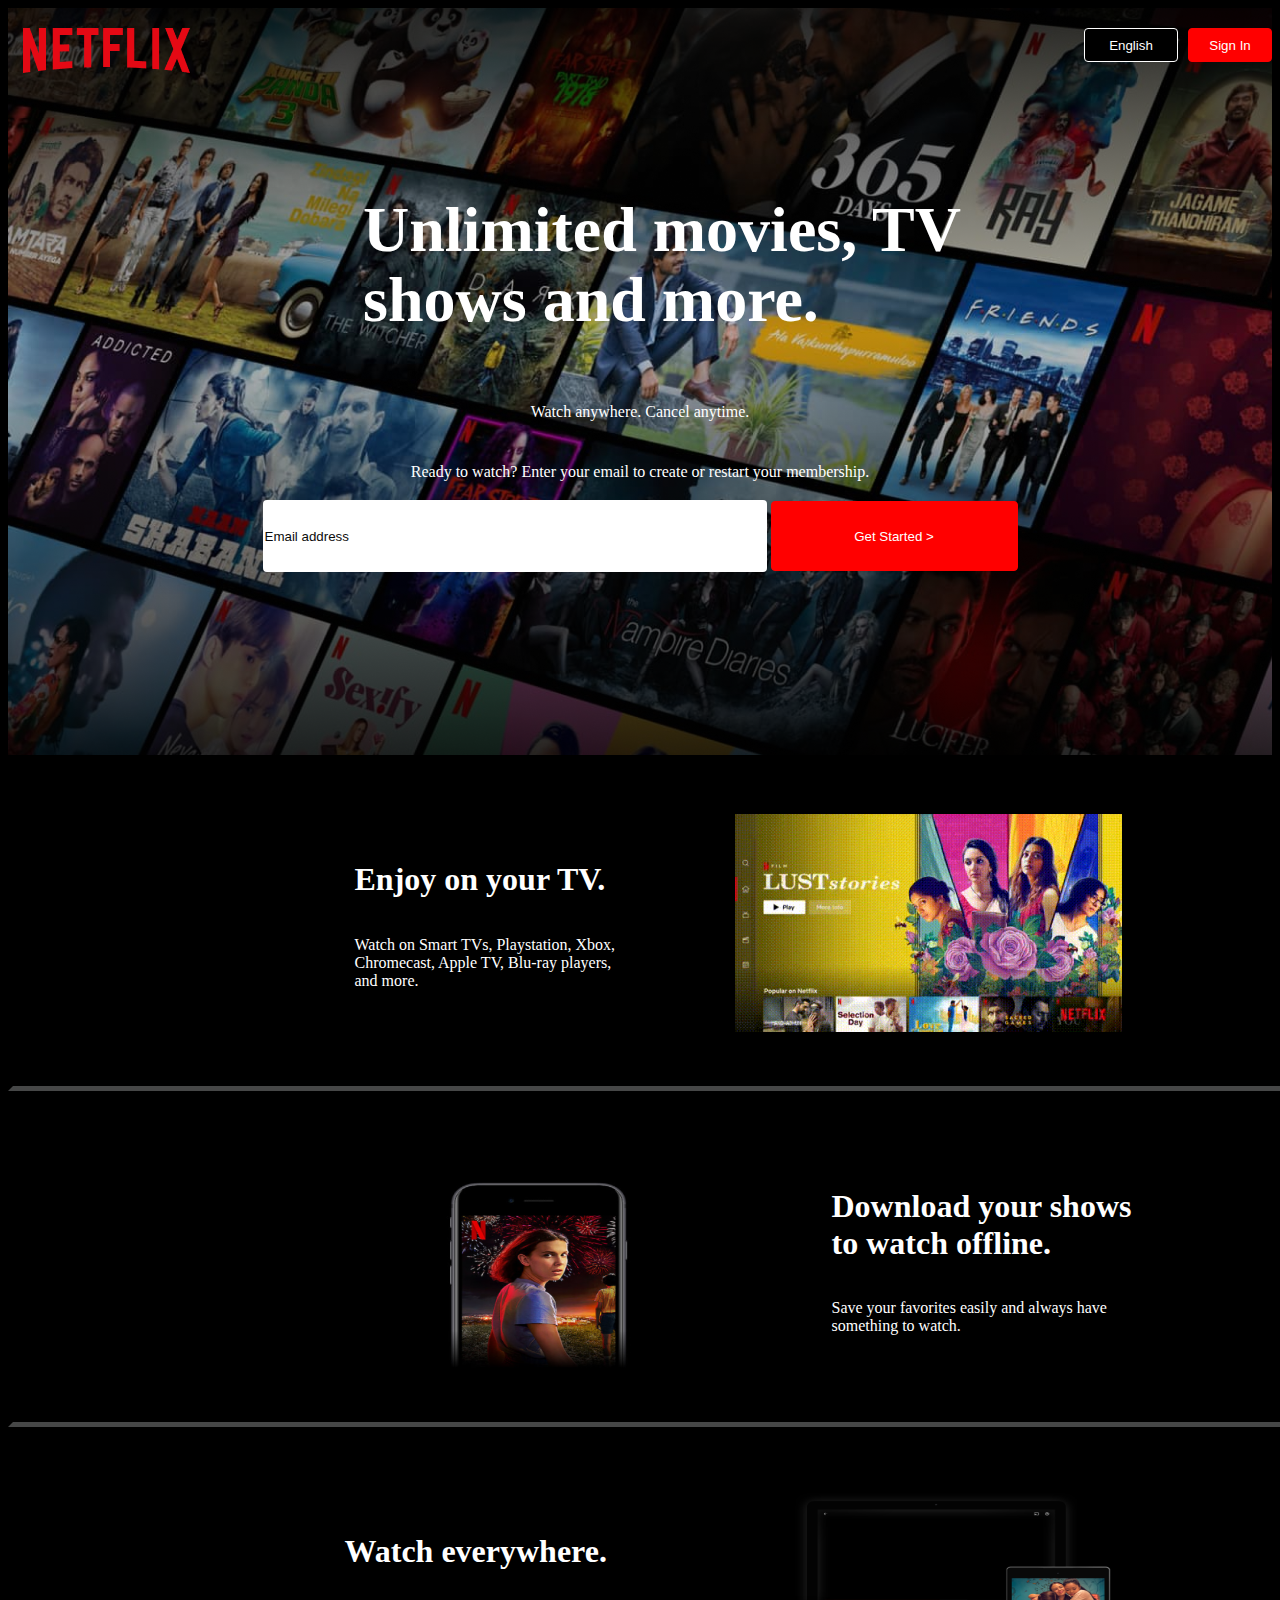
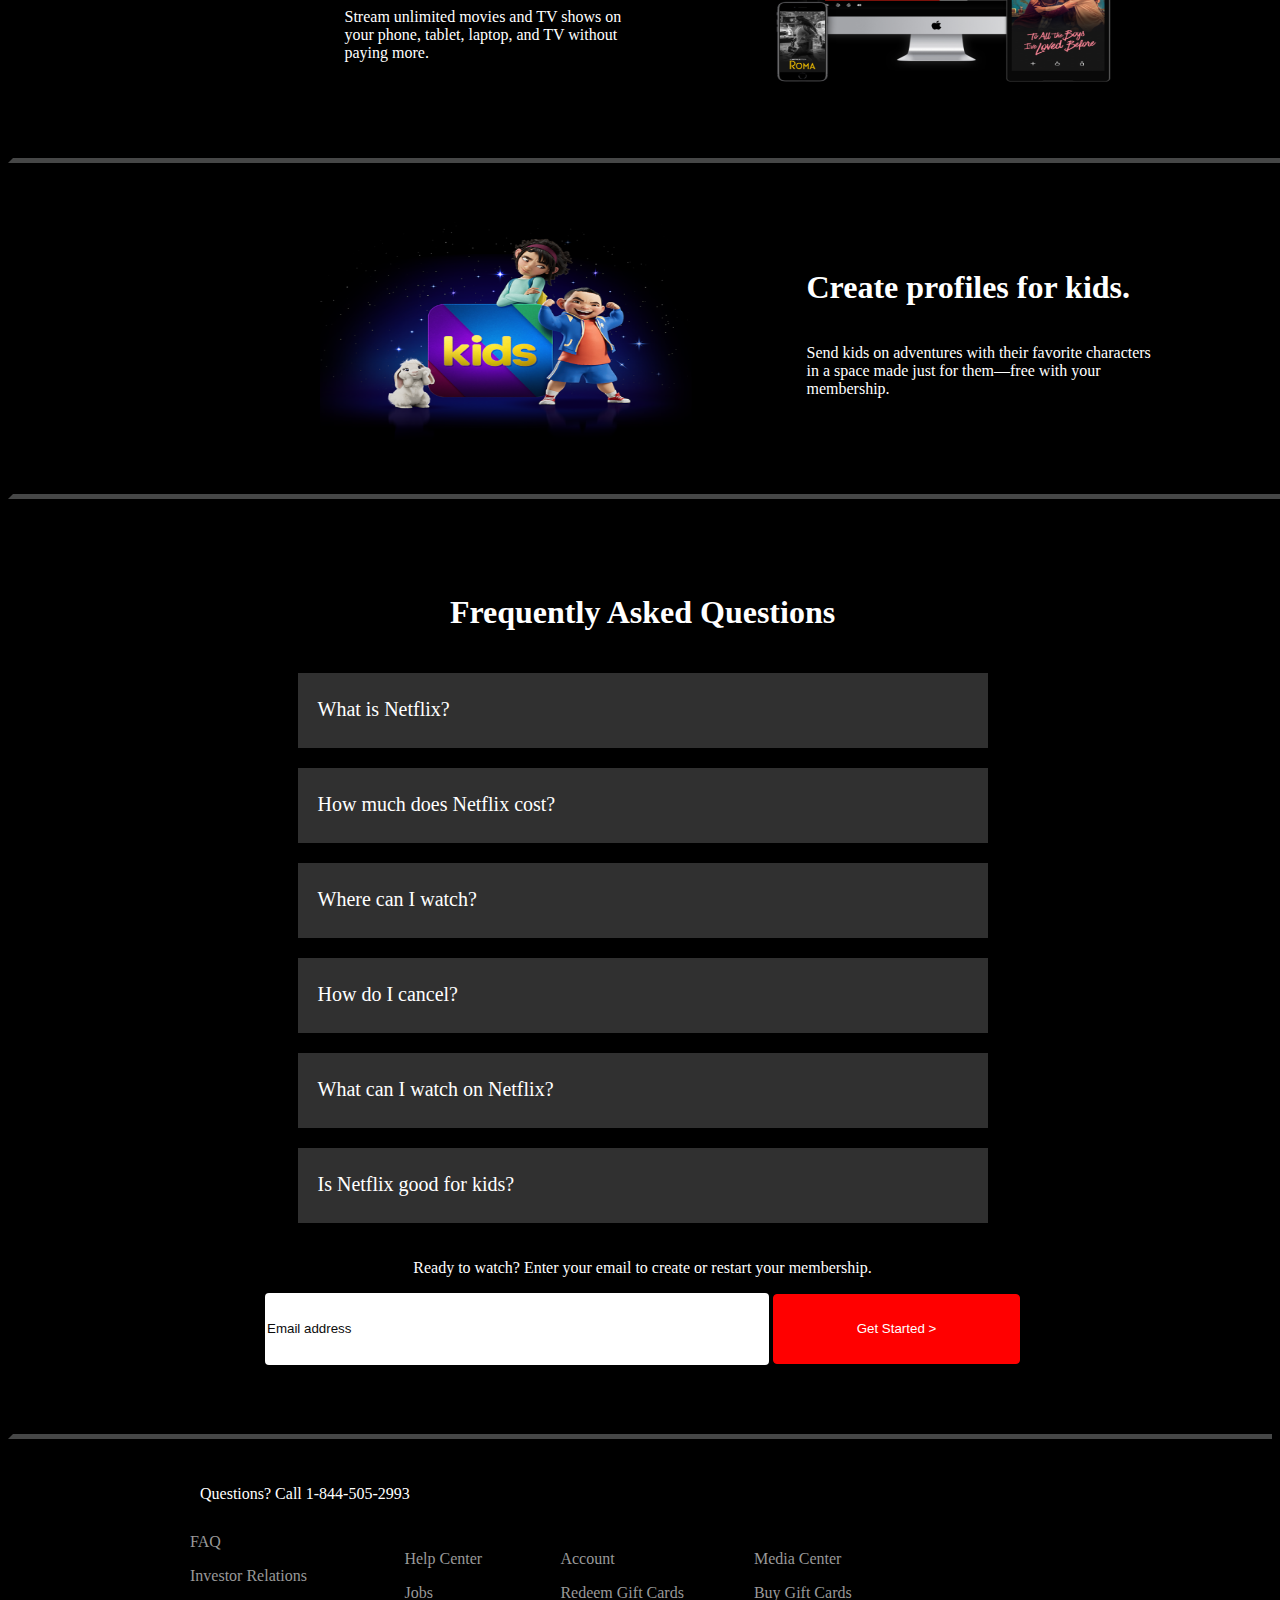
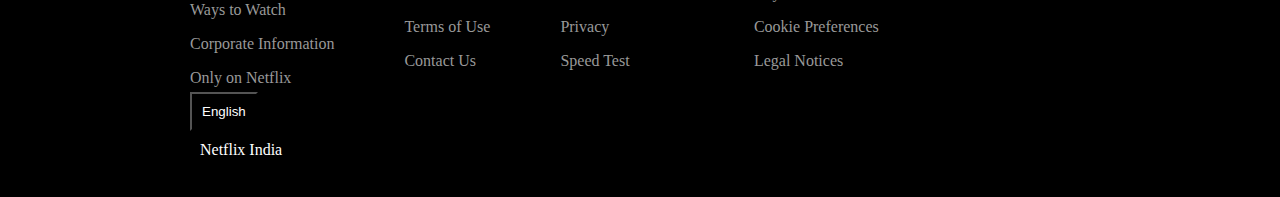
<file: index.html>
<!DOCTYPE html>
<html lang="en">
<head>
  <meta charset="UTF-8">
  <meta http-equiv="X-UA-Compatible" content="IE=edge">
  <meta name="viewport" content="width=device-width, initial-scale=1.0">
  <title>Landing Page</title>
  <link rel="stylesheet" href="landing-page.css">
  <link rel="stylesheet" href="https://cdnjs.cloudflare.com/ajax/libs/font-awesome/6.5.1/css/all.min.css" integrity="sha512-DTOQO9RWCH3ppGqcWaEA1BIZOC6xxalwEsw9c2QQeAIftl+Vegovlnee1c9QX4TctnWMn13TZye+giMm8e2LwA==" crossorigin="anonymous" referrerpolicy="no-referrer" />
</head>
<body>
  <header>
    <nav>
      <img id="logo" src="./NetflixLandingPage/Logo.png" alt="logo">

      <div class="buttons">
        <button class="button1"><i class="fa fa-globe" aria-hidden="true"></i>English<i class="fa fa-caret-down" aria-hidden="false"></i></button>
        
        <button class="button2"><a href="../LoginPage/login.html" target="">Sign In</button></a>
      </div>
    </nav>

    <div class="headerdiv">
      <h1 class="headerh1">
        Unlimited movies, TV shows and more.
      </h1>

      <p class="p1">
        Watch anywhere. Cancel anytime.
      </p>
    </div>

    <div>
      <p class="p2">
        Ready to watch? Enter your email to create or restart your membership.
      </p>

      <div>
        <input class="email" type="Email" value="Email address">
        <button class="button3">Get Started ></button>
      </div> 
    </div>
  </header>

  <div class="maindiv">
    <main class="main1">
      <div class="div1">
        <h1>Enjoy on your TV.</h1>
        <p>Watch on Smart TVs, Playstation, Xbox, Chromecast, Apple TV, Blu-ray players, and more.
        </p>
      </div>
  
      <img class="img1" src="./NetflixLandingPage/rectangle.png" alt="">
    </main>
  
    <main class="main2">
      <img class="img2" src="./NetflixLandingPage/Rectangle2.png" alt="">
  
      <div class="div2">
        <h1>Download your shows to watch offline.</h1>
        <p>Save your favorites easily and always have something to watch.
        </p>
      </div>
  
    </main>
  
    <main class="main3">
      <div class="div3">
        <h1>Watch everywhere.</h1>
        <p>Stream unlimited movies and TV shows on your phone, tablet, laptop, and TV without paying more.
        </p>
      </div>
  
      <img class="img3" src="./NetflixLandingPage/Rectangle3.png" alt="">
    </main>
  
    <main class="main4">
      <img class="img4" src="./NetflixLandingPage/Rectangle4.png" alt="">
      <div class="div4">
        <h1>Create profiles for kids.</h1>
        <p>Send kids on adventures with their favorite characters in a space made just for them—free with your membership.
        </p>
      </div>
  
    </main>
  </div>

  
  <main class="infodiv">
    <h1>Frequently Asked Questions</h1>
    
    <div class="infodiv1">
      <p class="p">What is Netflix?<i class="fa fa-plus" aria-hidden="true"></i></p>
      <p class="p">How much does Netflix cost?<i class="fa fa-plus" aria-hidden="true"></i></p>
      <p class="p">Where can I watch?<i class="fa fa-plus" aria-hidden="true"></i></p>
      <p class="p">How do I cancel?<i class="fa fa-plus" aria-hidden="true"></i></p>
      <p class="p">What can I watch on Netflix?<i class="fa fa-plus" aria-hidden="true"></i></p>
      <p class="p">Is Netflix good for kids?<i class="fa fa-plus" aria-hidden="true"></i></p>
    </div>

      <div class="ebdiv">
        <p>
        Ready to watch? Enter your email to create or restart your membership.
        </p>

        <div>
          <input class="email" type="Email" value="Email address"> 
          <button class="button3">Get Started ></button>
        </div>
      </div> 
  </main>

  <footer>
    <div class="divfooter">
      <p class="footerdiv">Questions? Call 1-844-505-2993 </p>
     <div class="details">
      <div>
        <p>FAQ</p>
        <p>Investor Relations</p>
        <p>Ways to Watch</p>
        <p>Corporate Information</p>
        <p>Only on Netflix</p>
      </div>
  
      <div>
        <p>Help Center</p>
        <p>Jobs</p>
        <p>Terms of Use</p>
        <p>Contact Us</p>
      </div>
  
      <div>
        <p>Account</p>
        <p>Redeem Gift Cards</p>
        <p>Privacy</p>
        <p>Speed Test</p>
      </div>
  
      <div>
        <p>Media Center</p>
        <p>Buy Gift Cards</p>
        <p>Cookie Preferences</p>
        <p>Legal Notices</p>
      </div>
    </div>
    <button class="footerdiv"><i class="fa fa-globe" aria-hidden="true"></i>English<i class="fa fa-caret-down" aria-hidden="false"></i></button>

    <div class="footerdiv">Netflix India</div>

    </div>
  </footer>

</body>
</html>
</file>
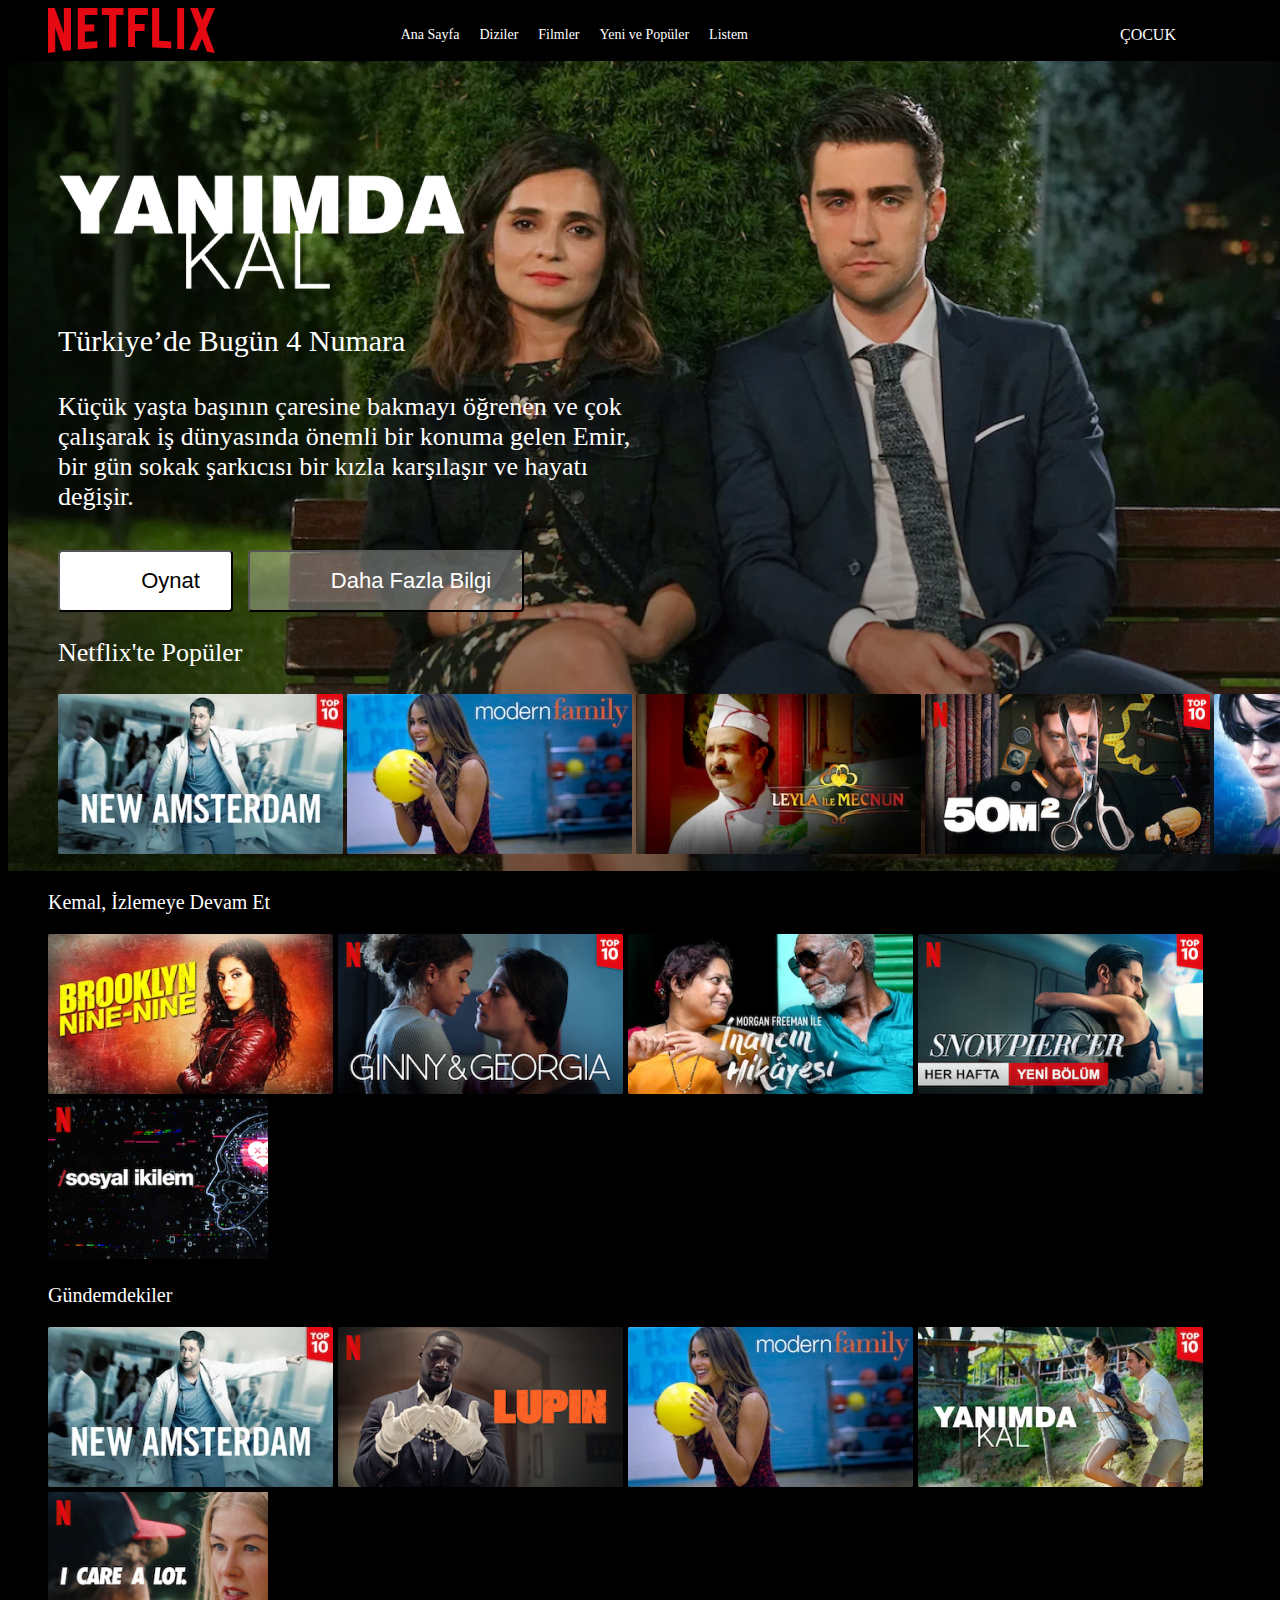
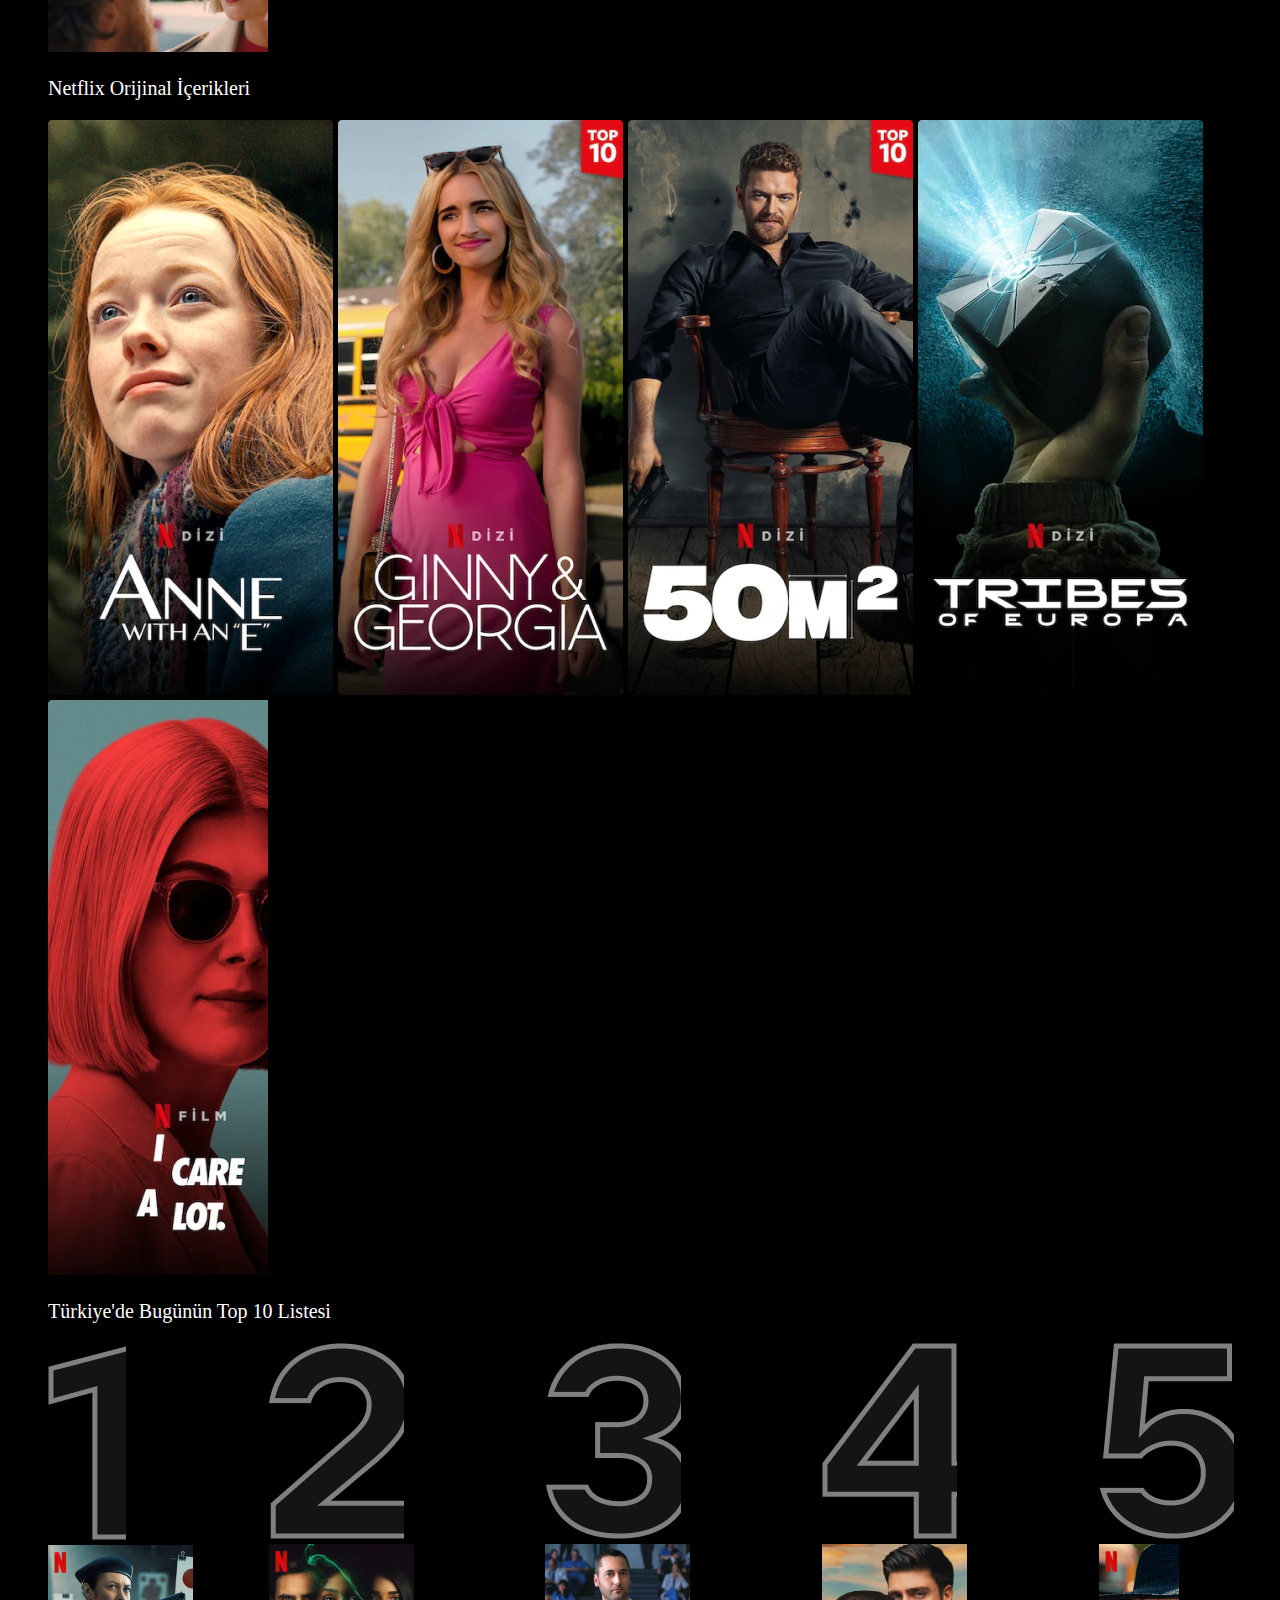
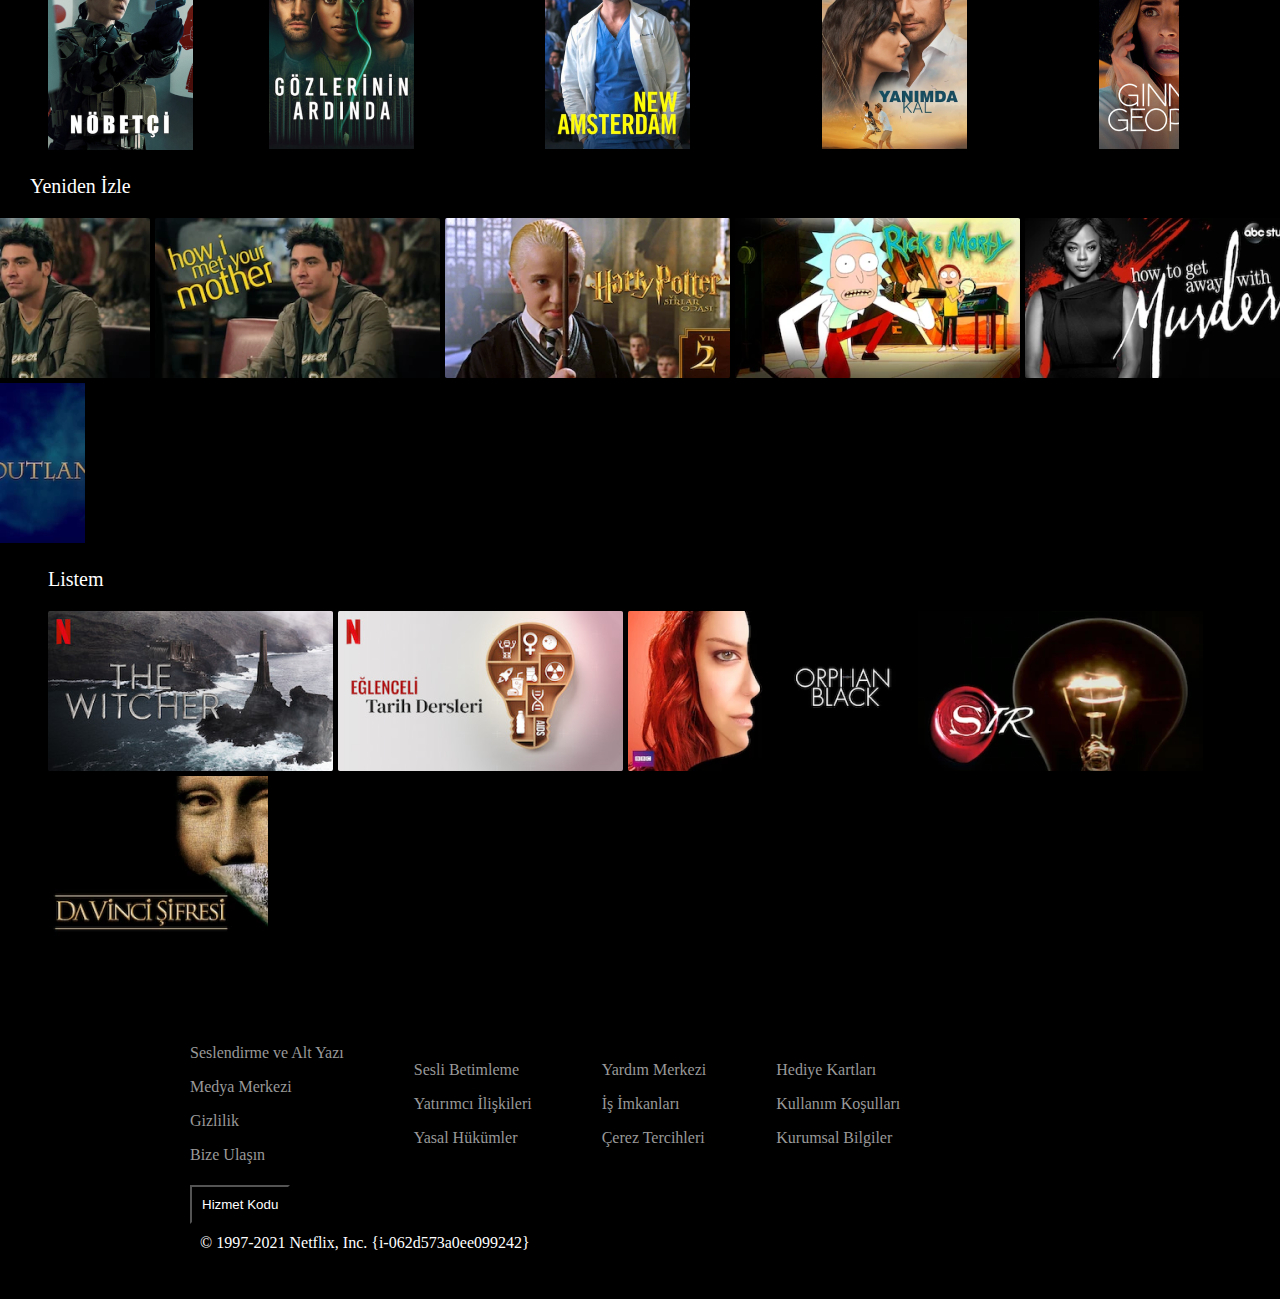
<file: Home/home.html>
<!DOCTYPE html>
<html lang="en">
<head>
  <meta charset="UTF-8">
  <meta http-equiv="X-UA-Compatible" content="IE=edge">
  <meta name="viewport" content="width=device-width, initial-scale=1.0">
  <title>Home</title>
  <link rel="stylesheet" href="home.css">
  <link rel="stylesheet" href="https://cdnjs.cloudflare.com/ajax/libs/font-awesome/6.5.1/css/all.min.css" integrity="sha512-DTOQO9RWCH3ppGqcWaEA1BIZOC6xxalwEsw9c2QQeAIftl+Vegovlnee1c9QX4TctnWMn13TZye+giMm8e2LwA==" crossorigin="anonymous" referrerpolicy="no-referrer" />
</head>
<body>

  <nav>
    <div class="navdiv">
    <a href="../index.html"><img id="logo" src="./Logo.png" alt="logo"></a> 

    <ul>
      <li>Ana Sayfa</li>
      <li>Diziler</li>
      <li>Filmler</li>
      <li>Yeni ve Popüler</li>
      <li>Listem</li>
    </ul>
    </div>
    

    <div class="menuicon"><i class="fa fa-search" aria-hidden="true"></i>ÇOCUK<i class="fa fa-gift" aria-hidden="true"></i><i class="fa fa-bullhorn" aria-hidden="true"></i><i class="fa fa-user" aria-hidden="true"></i></div>
  </nav>

  <header>
    <section class="headerdiv">
      <img class="yanimda" src="./YANIMDA.png" alt="">

      <h3 class="rank">Türkiye’de Bugün 4 Numara</h3>

      <p class="paragraph1">Küçük yaşta başının çaresine bakmayı öğrenen ve çok çalışarak iş dünyasında önemli bir konuma gelen Emir, bir gün sokak şarkıcısı bir kızla karşılaşır ve hayatı değişir.
      </p>

      <div class="headerbuttons">
        <button class="button1"><i class="fa fa-play" aria-hidden="true"></i>Oynat</button>
        <button class="button2"><i class="fa fa-info-circle" aria-hidden="true"></i>Daha Fazla Bilgi</button>
      </div>

      <div>
        <p class="title1">Netflix'te Popüler</p>

        <div>
          <img src="./image1.png" alt="">
          <img src="./image2.png" alt="">
          <img src="./image3.png" alt="">
          <img src="./image4.png" alt="">
          <img src="./image5.png" alt="">
        </div>
      </div>
    </section>

  </header>

  <section class="container">
    <div>
      <p>Kemal, İzlemeye Devam Et</p>
  
      <div>
        <img src="./image6.png" alt="">
        <img src="./image7.png" alt="">
        <img src="./image8.png" alt="">
        <img src="./image9.png" alt="">
        <img src="./image10.png" alt="">
      </div>
    </div>
  
    <div>
      <p>Gündemdekiler</p>
  
      <div>
        <img src="./image11.png" alt="">
        <img src="./image12.png" alt="">
        <img src="./image13.png" alt="">
        <img src="./image14.png" alt="">
        <img src="./image15.png" alt="">
      </div>
    </div>
  
    <div>
      <p>Netflix Orijinal İçerikleri</p>
  
      <div>
        <img src="./image16.png" alt="">
        <img src="./image17.png" alt="">
        <img src="./image18.png" alt="">
        <img src="./image19.png" alt="">
        <img src="./image20.png" alt="">
      </div>
    </div>
  
    <div class="div10">
      <p>Türkiye'de Bugünün Top 10 Listesi</p>
  
      <section class="section">
        <div>
          <img src="./1.png" alt="">
          <img src="./image21.png" alt="">
        </div>
        <div>
          <img src="./2.png" alt="">
          <img src="./image22.png" alt="">
        </div>
        <div>
          <img src="./3.png" alt="">
          <img src="./image23.png" alt="">
        </div>
        <div>
          <img src="./4.png" alt="">
          <img src="./image24.png" alt="">
        </div>
        <div>
          <img src="./5.png" alt="">
          <img src="./image25.png" alt="">
        </div>
      </section>

    </div>
  
    <div class="div9">
      <p class="div9p">Yeniden İzle</p>
  
      <div>
        <img src="./image26.png" alt="">
        <img src="./image27.png" alt="">
        <img src="./image28.png" alt="">
        <img src="./image29.png" alt="">
        <img src="./image30.png" alt="">
        <img src="./image31.png" alt="">
      </div>
    </div>
  
    <div>
      <p>Listem</p>
  
      <div>
        <img src="./image32.png" alt="">
        <img src="./image33.png" alt="">
        <img src="./image34.png" alt="">
        <img src="./image35.png" alt="">
        <img src="./image36.png" alt="">
      </div>
    </div>
  </section>

  <footer>
    <div class="divfooter">
      <p class="footerdiv"></p>
     <div class="details">
      <div>
        <p>Seslendirme ve Alt Yazı</p>
        <p>Medya Merkezi</p>
        <p>Gizlilik</p>
        <p>Bize Ulaşın</p>
      </div>
  
      <div>
        <p>Sesli Betimleme</p>
        <p>Yatırımcı İlişkileri</p>
        <p>Yasal Hükümler</p>
      </div>
  
      <div>
        <p>Yardım Merkezi</p>
        <p>İş İmkanları</p>
        <p>Çerez Tercihleri</p>
      </div>
  
      <div>
        <p>Hediye Kartları</p>
        <p>Kullanım Koşulları</p>
        <p>Kurumsal Bilgiler</p>
      </div>
    </div>
    <button class="footerdiv">Hizmet Kodu</button>

    <div class="footerdiv">
      © 1997-2021 Netflix, Inc.  {i-062d573a0ee099242}
    </div>

    </div>
  </footer>
  
</body>
</html>
</file>
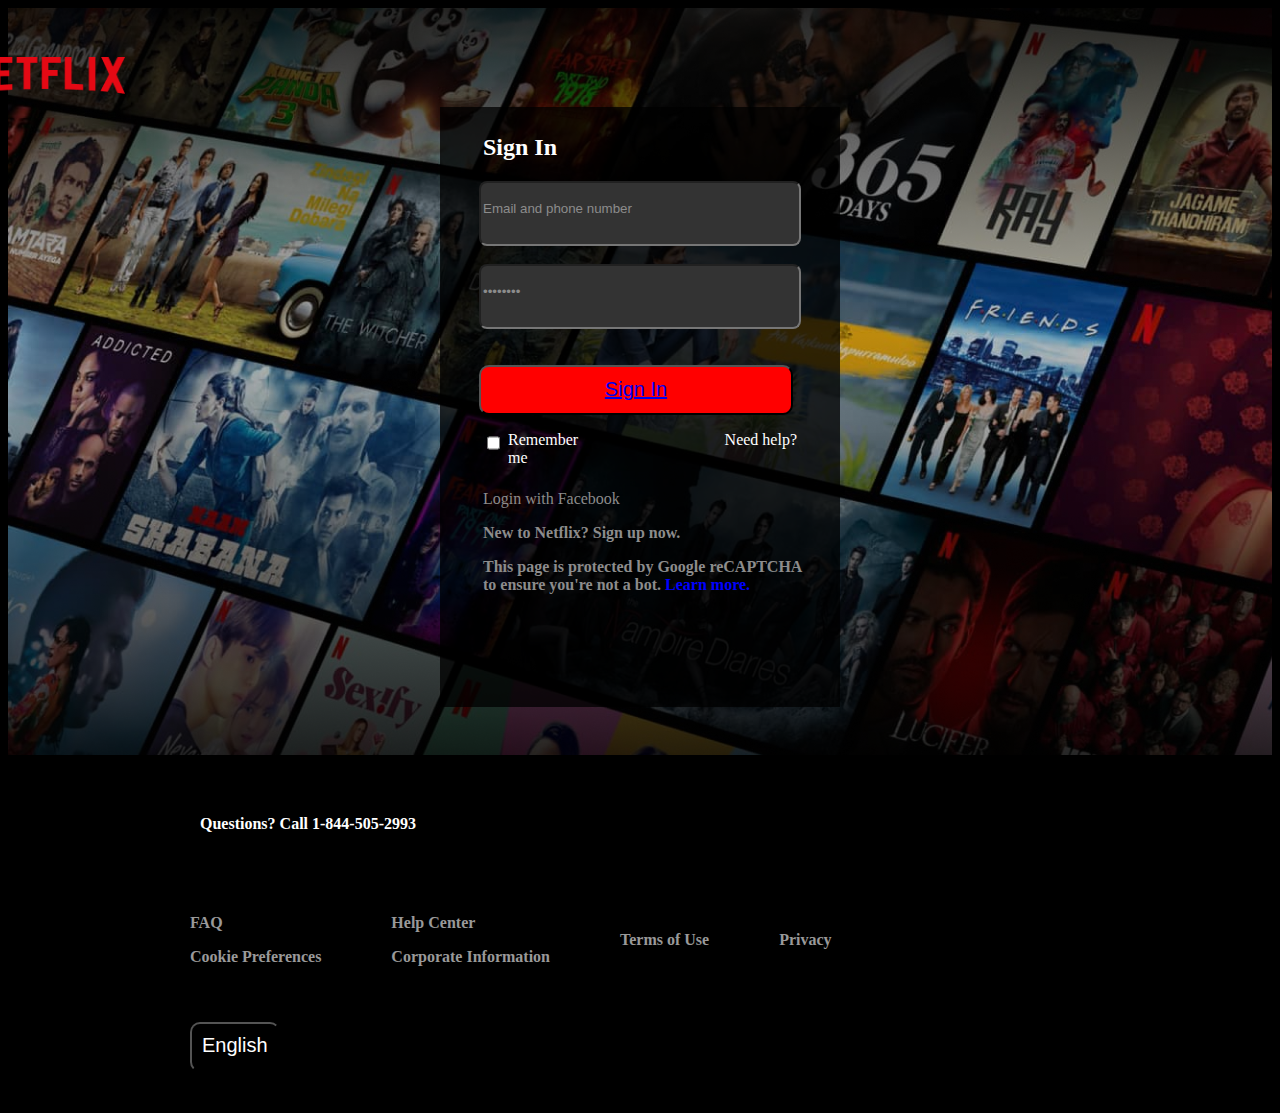
<file: Login Page/login.html>
<!DOCTYPE html>
<html lang="en">
<head>
  <meta charset="UTF-8">
  <meta http-equiv="X-UA-Compatible" content="IE=edge">
  <meta name="viewport" content="width=device-width, initial-scale=1.0">
  <title>Login Page</title>
  <link rel="stylesheet" href="login.css">
  <link rel="stylesheet" href="https://cdnjs.cloudflare.com/ajax/libs/font-awesome/6.5.1/css/all.min.css" integrity="sha512-DTOQO9RWCH3ppGqcWaEA1BIZOC6xxalwEsw9c2QQeAIftl+Vegovlnee1c9QX4TctnWMn13TZye+giMm8e2LwA==" crossorigin="anonymous" referrerpolicy="no-referrer" />
</head>
<body>
    
  <header>
    <nav>
      <img class="logo" src="./Logo.png" alt="logo">
    </nav>
    
    <div class="container">

      <div class="form">
        <h2><b>Sign In</b></h2>

        <div class="forms">
          <input class="email" type="Email or phone number" value="Email and phone number">
          <br>
          <br>
          <input class="password" type="password" value="password">
          <br>
          <br>
          <br>
          <button class="signin"><a href="../Netflix User side /userside.html" target=""> Sign In</a></button>
        </div>
        
        <section class="formsub">
          <div class="remember">
            <input id="checkbox" type="checkbox">
            <p class="remember1">Remember me</p>
          </div>
          
          <p>Need help?</p>
        </section>
      </div>

      <div class="info">

        <p class="Facebook">Login with Facebook</p>

        <b>New to Netflix? <b>Sign up now.</b></p>

        <p class="infop">This page is protected by Google reCAPTCHA to ensure you're not a bot. <b class="lm">Learn more.</b>
        </p>

      </div>
    </div>
    
  </header>

  <footer>
    <div class="divfooter">
      <p class="footerdiv">Questions? Call 1-844-505-2993 </p>
     <div class="details">
      <div>
        <p>FAQ</p>
        <p>Cookie Preferences</p>
      </div>
  
      <div>
        <p>Help Center</p>
        <p>Corporate Information</p>
      </div>
  
      <div>
        <p>Terms of Use</p>
      </div>
  
      <div>
        <p>Privacy</p>
      </div>
    </div>
    <button class="footerdiv"><i class="fa fa-globe" aria-hidden="true"></i>English<i class="fa fa-caret-down" aria-hidden="false"></i></button>
</body>
</html>
</file>
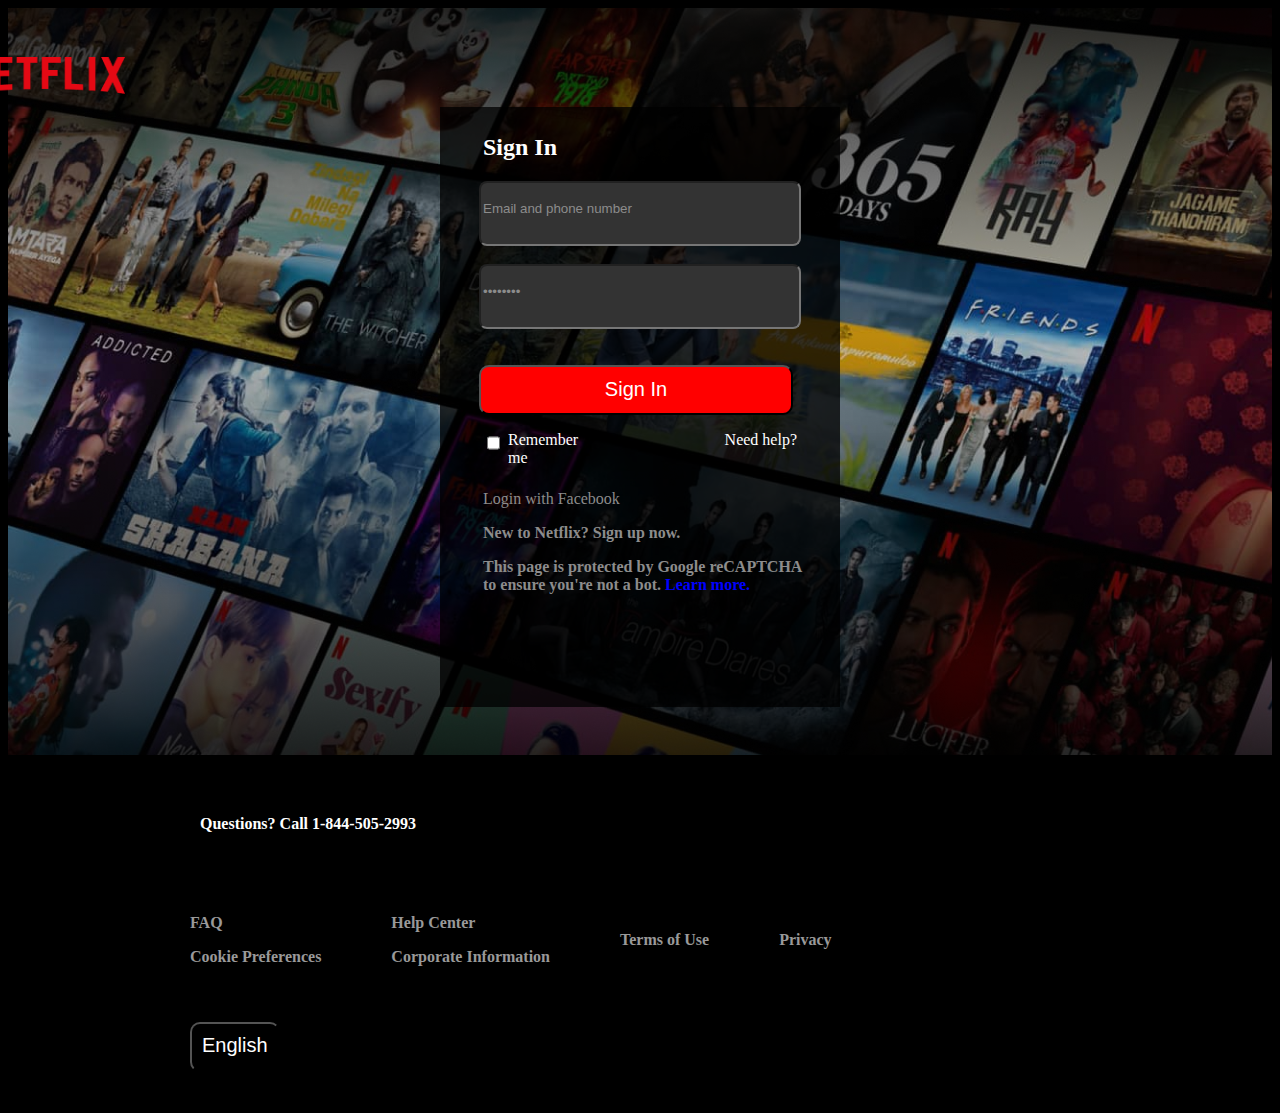
<file: LoginPage/login.html>
<!DOCTYPE html>
<html lang="en">
<head>
  <meta charset="UTF-8">
  <meta http-equiv="X-UA-Compatible" content="IE=edge">
  <meta name="viewport" content="width=device-width, initial-scale=1.0">
  <title>Login Page</title>
  <link rel="stylesheet" href="login.css">
  <link rel="stylesheet" href="https://cdnjs.cloudflare.com/ajax/libs/font-awesome/6.5.1/css/all.min.css" integrity="sha512-DTOQO9RWCH3ppGqcWaEA1BIZOC6xxalwEsw9c2QQeAIftl+Vegovlnee1c9QX4TctnWMn13TZye+giMm8e2LwA==" crossorigin="anonymous" referrerpolicy="no-referrer" />
</head>
<body>
    
  <header>
    <nav>
    <a href="../index.html"><img class="logo" src="./Logo.png" alt="logo"></a>  
    </nav>
    
    <div class="container">

      <div class="form">
        <h2><b>Sign In</b></h2>

        <div class="forms">
          <input class="email" type="Email or phone number" value="Email and phone number">
          <br>
          <br>
          <input class="password" type="password" value="password">
          <br>
          <br>
          <br>
          <button class="signin"><a href="../NetflixUserside /userside.html" target="">Sign In</a></button>
        </div>
        
        <section class="formsub">
          <div class="remember">
            <input id="checkbox" type="checkbox">
            <p class="remember1">Remember me</p>
          </div>
          
          <p>Need help?</p>
        </section>
      </div>

      <div class="info">

        <p class="Facebook">Login with Facebook</p>

        <b>New to Netflix? <b>Sign up now.</b></p>

        <p class="infop">This page is protected by Google reCAPTCHA to ensure you're not a bot. <b class="lm">Learn more.</b>
        </p>

      </div>
    </div>
    
  </header>

  <footer>
    <div class="divfooter">
      <p class="footerdiv">Questions? Call 1-844-505-2993 </p>
     <div class="details">
      <div>
        <p>FAQ</p>
        <p>Cookie Preferences</p>
      </div>
  
      <div>
        <p>Help Center</p>
        <p>Corporate Information</p>
      </div>
  
      <div>
        <p>Terms of Use</p>
      </div>
  
      <div>
        <p>Privacy</p>
      </div>
    </div>
    <button class="footerdiv"><i class="fa fa-globe" aria-hidden="true"></i>English<i class="fa fa-caret-down" aria-hidden="false"></i></button>
</body>
</html>
</file>
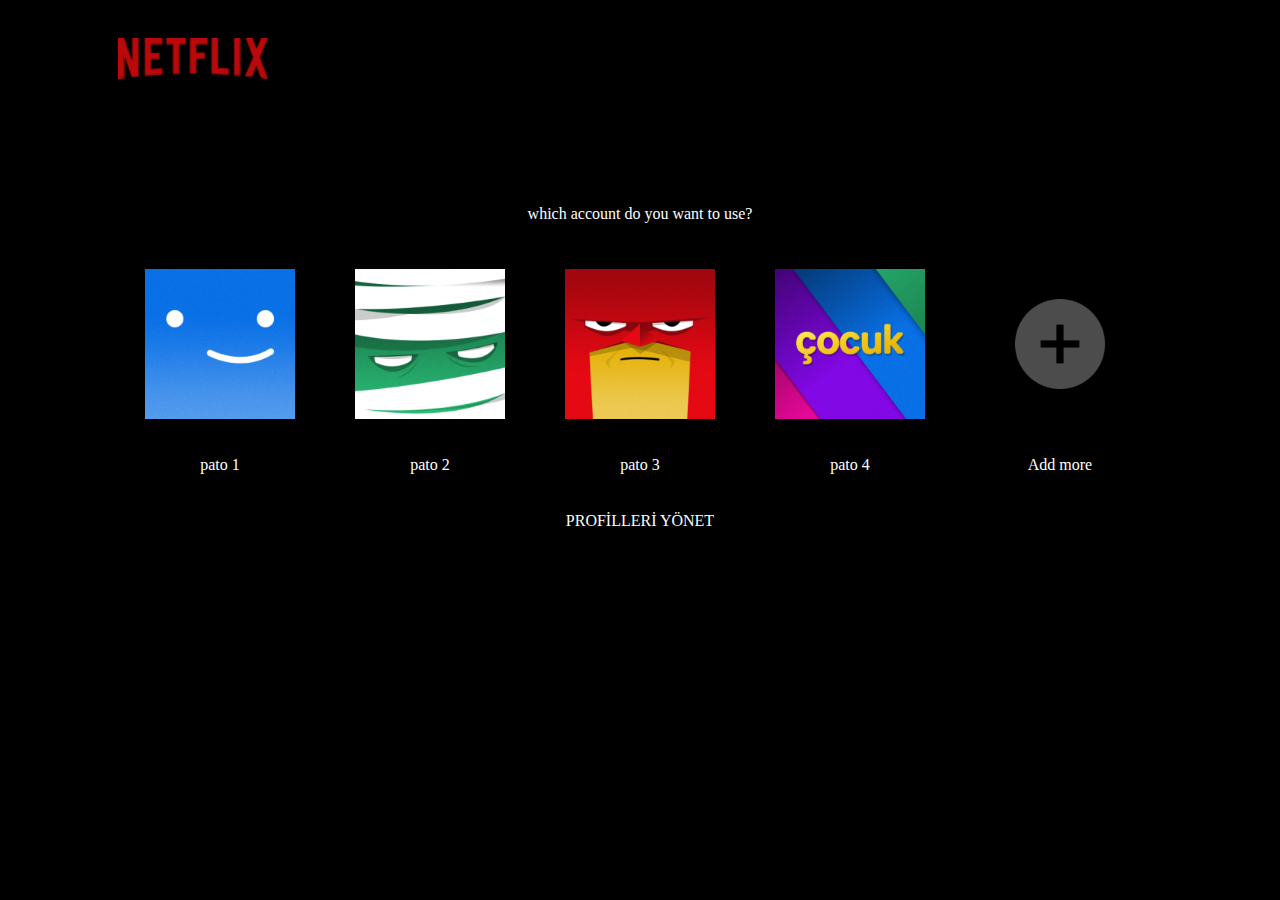
<file: Netflix User side /userside.html>
<!DOCTYPE html>
<html lang="en">
<head>
  <meta charset="UTF-8">
  <meta http-equiv="X-UA-Compatible" content="IE=edge">
  <meta name="viewport" content="width=device-width, initial-scale=1.0">
  <title>Netflix User Side</title>
  <link rel="stylesheet" href="user-side.css">
</head>
<body>
  <header>
    <img id="logo" src="./NetflixLogoSvg.png" alt="logo">
  </header>

  <main>
    <p>which account do you want to use?</p>
    <div class="container">
      <div>
        <a href="../Home/home.html" target=""><img src="./ProfilePicture.png" alt="pato 1"></a>
        <p class="label">pato 1</p>
      </div>
      
      <div>
        <a href="../Home/home.html" target=""><img src="./ProfilePicture 1.png" alt="pato 2"></a>
        <p class="label">pato 2</p>
      </div>

      <div>
        <a href="../Home/home.html" target=""><img src="./ProfilePicture 2.png" alt="pato 3"></a>
        <p class="label">pato 3</p>
      </div>

      <div>
        <a href="../Home/home.html" target=""><img src="./ProfilePicture 3.png" alt="pato 4"></a>
        <p class="label">pato 4</p>
      </div>

      <div>
        <img src="./ProfilePicture 4.png" alt="add more">
        <p class="label">Add more</p>
      </div>
    </div>

    <p>PROFİLLERİ YÖNET</p>
    
  </main>

</body>
</html>
</file>
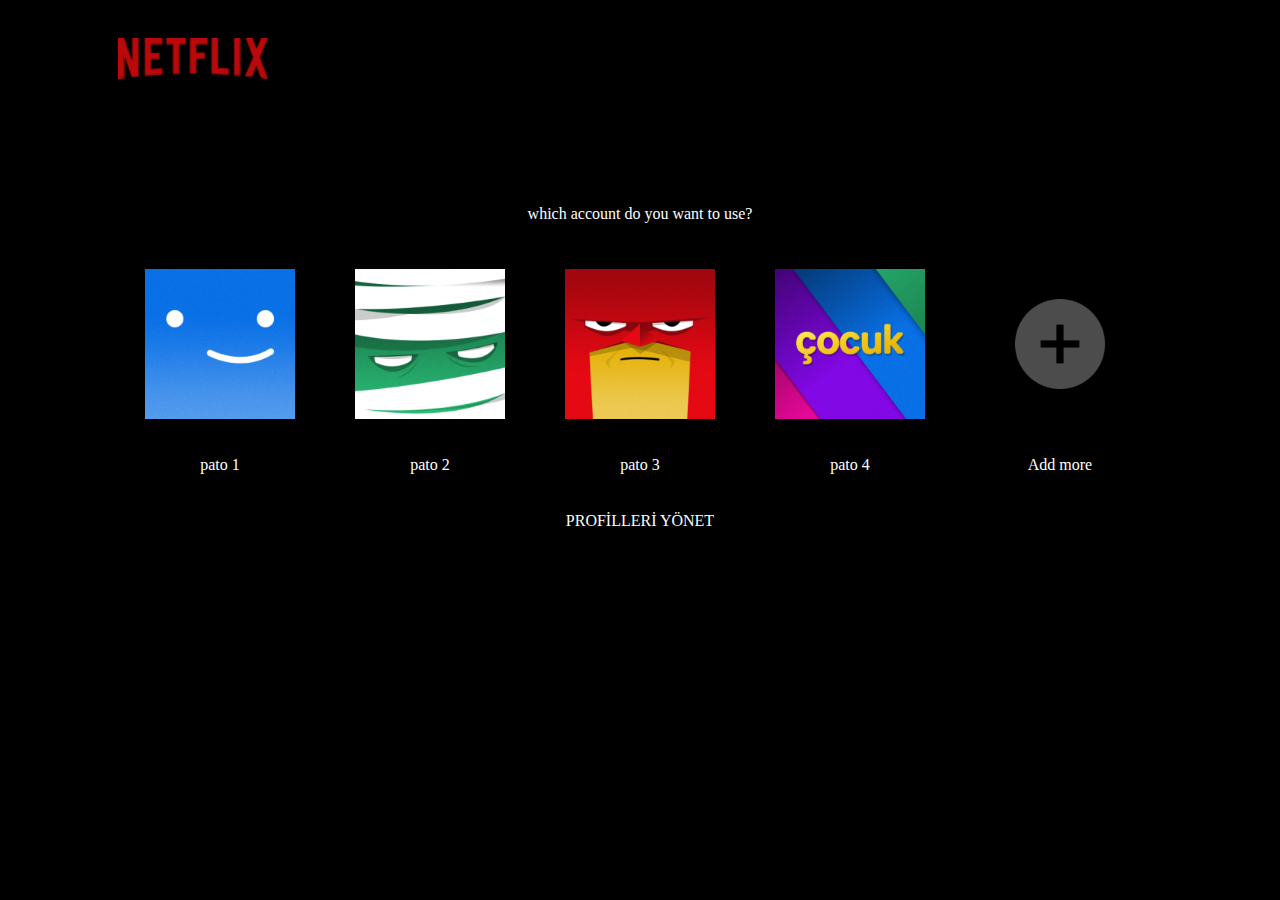
<file: NetflixUserside /userside.html>
<!DOCTYPE html>
<html lang="en">
<head>
  <meta charset="UTF-8">
  <meta http-equiv="X-UA-Compatible" content="IE=edge">
  <meta name="viewport" content="width=device-width, initial-scale=1.0">
  <title>Netflix User Side</title>
  <link rel="stylesheet" href="user-side.css">
</head>
<body>
  <header>
   <a href="../index.html"><img id="logo" src="./NetflixLogoSvg.png" alt="logo"></a>  
  </header>

  <main>
    <p>which account do you want to use?</p>
    <div class="container">
      <div>
        <a href="../Home/home.html" target=""><img src="./ProfilePicture.png" alt="pato 1"></a>
        <p class="label">pato 1</p>
      </div>
      
      <div>
        <a href="../Home/home.html" target=""><img src="./ProfilePicture 1.png" alt="pato 2"></a>
        <p class="label">pato 2</p>
      </div>

      <div>
        <a href="../Home/home.html" target=""><img src="./ProfilePicture 2.png" alt="pato 3"></a>
        <p class="label">pato 3</p>
      </div>

      <div>
        <a href="../Home/home.html" target=""><img src="./ProfilePicture 3.png" alt="pato 4"></a>
        <p class="label">pato 4</p>
      </div>

      <div>
        <img src="./ProfilePicture 4.png" alt="add more">
        <p class="label">Add more</p>
      </div>
    </div>

    <p>PROFİLLERİ YÖNET</p>
    
  </main>

</body>
</html>
</file>
<file: landing-page.css>
body {
  background-color: black;
}

header {
  background-image: url(./NetflixLandingPage/image\ 1.png);
  background-repeat: no-repeat;
  color: white;
  display: flex;
  width: 100%;
  flex-direction: column;
  align-items: center;
  height: 747px;
  flex: content;
}

.button2 a{
  text-decoration: none;
  color: white;
}

nav {
  /* border: 5px solid pink; */
  display: flex;
  width: 100%;
  height: 50px;
  margin-top: 20px;
  margin-left: 10px;
  justify-content: space-between;
}

.headerdiv {
  /* border: 5px solid red; */
  display: flex;
  margin-top: 74px;
  flex-direction: column;
  justify-content: center;
  align-items: center;
}

.headerh1 {
  /* border: 5px solid yellow; */
  display: flex;
  width: 686px;
  height: 141px;
  font-weight: 700;
  font-size: 64px;
  line-height: 70.4px;
  align-items: center;
  letter-spacing: -0.5%;
  margin-left: 132px;
}

#logo {
  width: 167px;
  height: 49px;
  top: 8px;
  margin-left: 10px;
}

.buttons {
  /* border: 5px solid red; */
  margin-left: 10px;
  display: flex;
  gap: 10px;
  padding-right: 5px;
  justify-content: right;
}

.button1 {
  border: 1px solid white;
  display: flex;
  justify-content: space-evenly;
  width: 94px;
  color: white;
  align-items: center;
  border-radius: 4px;
  height: 34px;
  background-color: black;
  cursor: pointer;
}
.button2 {
  border: 1px solid red;
  border-radius: 4px;
  background-color: red;
  cursor: pointer;
  color: white;
  width: 84px;
  height: 34px;
}

main {
  border: 5px solid red;
  color: white;
  border-style: inset;
  border-color: rgb(70, 71, 71);
  border-width: 5px;
  border-right: 50px;
}

.infodiv {
  color: white;
}

.email {
  width: 500px;
  border-radius: 2px, 0px, 0px, 2px;
  border: 1px;
  height: 70px;
  color: rgb(12, 12, 12);
  border-radius: 4px;
}

.button3 {
  background-color: red;
  width: 247px;
  border-radius: 0px, 2px, 2px, 0px;
  height: 70px;
  font-weight: 400;
  size: 30px;
  color: white;
  top: 57px;
  left: 101px;
  cursor: pointer;
  border: 1px solid red;
  border-radius: 4px;
}

.p1 {
  display: flex;
  font-weight: 400;
  size: 26px;
  justify-content: center;
  align-items: center;
  line-height: 33.2px;
}

.p2 {
  display: flex;
  justify-content: center;
  font-weight: 500;
  size: 19px;
  align-items: center;
  line-height: 24.26px;
  align-items: center;
}

.maindiv {
  /* border-style: inset; */
  inset: 100px;
}

.main1 {
  /* border: 5px solid blue; */
  display: flex;
  flex-direction: row;
  justify-content: space-between;
  width: 1450px;
  justify-content: center;
  gap: 100px;
  align-items: center;
  height: 325.92px;
  top: 69.98px;
  left: 410px;
}
.div1 {
  /* border: 5px solid red; */
  width: 280px;
  display: flex;
  flex-direction: column;
  justify-content: center;
  height: 180px;
  top: 72.95px;
}

.img1 {
  /* border: 5px solid pink; */
  width: 387px;
  height: 218px;
  top: 82px;
  left: 69px;
  cursor: pointer;
}

.main2 {
  /* border: 5px solid green; */
  display: flex;
  flex-direction: row;
  justify-content: center;
  width: 1450px;
  justify-content: center;
  gap: 100px;
  align-items: center;
  height: 325.92px;
  top: 69.98px;
  left: 410px;
}

.div2 {
  /* border: 5px solid red; */
  width: 300px;
  display: flex;
  flex-direction: column;
  justify-content: center;
  height: 180px;
  top: 72.95px;
}

.img2 {
  /* border: 5px solid pink; */
  width: 387px;
  height: 218px;
  top: 82px;
  left: 69px;
  cursor: pointer;
}

.main3 {
  /* border: 5px solid red; */
  display: flex;
  flex-direction: row;
  justify-content: center;
  width: 1450px;
  gap: 100px;
  align-items: center;
  height: 325.92px;
  top: 69.98px;
  left: 410px;
}

.div3 {
  /* border: 5px solid red; */
  width: 300px;
  display: flex;
  flex-direction: column;
  justify-content: center;
  height: 180px;
  top: 72.95px;
}

.img3 {
  /* border: 5px solid pink; */
  width: 387px;
  height: 218px;
  top: 82px;
  left: 69px;
  cursor: pointer;
}

.main4 {
  /* border: 5px solid pink; */
  display: flex;
  flex-direction: row;
  justify-content: center;
  width: 1450px;
  gap: 100px;
  align-items: center;
  height: 325.92px;
  top: 69.98px;
  left: 410px;
}

.div4 {
  /* border: 5px solid red; */
  width: 350px;
  display: flex;
  flex-direction: column;
  justify-content: center;
  height: 180px;
  top: 72.95px;
}

.img4 {
  /* border: 5px solid pink; */
  width: 387px;
  height: 218px;
  top: 82px;
  left: 69px;
  cursor: pointer;
}

.infodiv {
  /* border: 5px solid red; */
  display: flex;
  height: 930px;
  top: 2773px;
  flex-direction: column;
  justify-content: center;
  align-items: center;
}

.p {
  /* border: 2px solid azure; */
  display: flex;
  font-weight: 300;
  font-size: 20px;
  padding-left: 20px;
  padding-right: 20px;
  line-height: 33.2px;
  align-items: center;
  width: 650px;
  background-color: rgba(48, 48, 48, 1);
  flex-wrap: inherit;
  height: 75px;
  gap: 15em;
  top: -0.08px;
  justify-content: space-between;
  left: 0.5px;
}

.ebdiv {
  display: flex;
  justify-content: center;
  flex-direction: column;
  align-items: center;
}

footer {
  /* border: 5px solid blue; */
  height: 350px;
  color: white;
  display: flex;
  width: 100%;
  flex-direction: column;
  justify-content: center;
  align-items: center;
}

.footerdiv {
  /* border: 5px solid pink; */
  padding: 10px;
  display: flex;
  flex-direction: row;
  justify-items: center;
  background-color: black;
  color: white;
}

.divfooter {
  /* border: 5px solid yellow; */
}

.details {
  /* border: 5px solid blue; */
  color: rgba(153, 153, 153, 1);
  display: flex;
  width: 900px;
  height: 163px;
  top: 50px;
  gap: 70px;
  flex-direction: row;
  align-items: center;
}
</file>
<file: Home/home.css>
body {
  background-color: black;
}

nav {
  color: white;
}

header {
  background-image: url(./banner.png);
  height: 810px;
  width: 1440px;
  display: flex;
  align-items: center;
  color: white;
}

.headerdiv {
  /* border: 5px solid red; */
  width: max-content;
  margin-left: 50px;
  margin-top: 100px;
  width: 100%;
}

.yanimda {
  /* border: 5px solid red; */
  width: 408;
  height: 115px;
}
.rank {
  /* border: 5px solid brown; */
  width: 450px;
  height: 38px;
  font-size: 30px;
  font-weight: 500;
}
.paragraph1 {
  /* border: 5px solid blue; */
  width: 600px;
  font-weight: 400;
  font-size: 26px;
  height: 132px;
  /* height: 115px; */
}

.container {
  /* border: 5px solid blue; */
  color: white;
  margin-left: 40px;
  font-weight: 500;
  font-size: 20px;
  width: 100%;
}

footer {
  color: white;
}

.headerbuttons {
  /* border: 5px solid red; */
  width: 466px;
  height: 62px;
  gap: 15px;
  display: flex;
  align-items: center;
}

.button1 {
  color: black;
  background-color: white;
  width: 175px;
  height:62px;
  border-radius: 4px;
  padding: 15px, 30px, 15px, 30px;
  display: flex;
  justify-content: space-around;
  align-items: center;
  font-weight: 500;
  font-size: 22px;
  cursor: pointer;
}

.button2 {
  width: 276px;
  background-color: rgba(255, 255, 255, 0.3);
  height: 62px;
  border-radius: 4px;
  padding: 15px, 30px, 15px, 30px;
  color: white;
  display: flex;
  cursor: pointer;
  justify-content: space-around;
  align-items: center;
  font-weight: 500;
  font-size: 22px;
}

.menuicon {
  /* border: 5px solid yellow; */
  width: 200px;
  display: flex;
  justify-content: space-evenly;
}

nav {
  /* border: 5px solid red; */
  display: flex;
  justify-content: space-between;
  align-items: center;
}

.navdiv {
  /* border: 5px solid pink; */
  width: 700px;
  margin-left: 40px;
  display: flex;
  flex-direction: row;
  justify-content: space-between;
  align-items: center;
}

ul {
  /* border: 5px solid red; */
  display: flex;
  list-style: none;
  font-weight: 500;
  font-size: 14px;
  gap: 20px;
}

.title1 {
  font-weight: 500;
  font-size: 26px;
}

footer {
  /* border: 5px solid blue; */
  height: 350px;
  color: white;
  display: flex;
  flex-direction: column;
  justify-content: center;
  align-items: center;
}

.footerdiv {
  /* border: 5px solid pink; */
  padding: 10px;
  display: flex;
  flex-direction: row;
  justify-items: center;
  background-color: black;
  color: white;
}

.div9p {
  /* border: 5px solid green; */
  width: 200px;
  margin-left: 50px;
}

.div9 {
  /* border: 5px solid red; */
  margin-left: -68px;
  display: flex;
  flex-direction: column;
}

.div10 {
  /* border: 5px solid yellow; */
}

.section {
  display: flex;
  flex-direction: row;
}

.details {
  /* border: 5px solid blue; */
  color: rgba(153, 153, 153, 1);
  display: flex;
  width: 900px;
  height: 163px;
  top: 50px;
  gap: 70px;
  flex-direction: row;
  align-items: center;
}
</file>
<file: Login Page/login.css>
body {
  background-color: black;
}

header {
  background-image: url(./image\ 1.png);
  color: white;
  display: flex;
  justify-content: center;
  align-items: center;
  flex-direction: column;
  height: 747px;
}

.logo {
  width: 160px;
  top: 10022px;
  left: 10057px;
  height: 40px;
}

h2 {
  width: 314px;
}

nav {
  /* border: 5px solid green; */
  display: flex;
  width: 1350px;
  height: 50px;
  flex-direction: row;
  justify-content: space-between;
}

.container {
  /* border: 5px solid red; */
  background-color: rgba(0, 0, 0, 0.75);
  height: 600px;
  width: 400px;
  display: flex;
  top: 65px;
  justify-content: center;
  flex-direction: column;
  align-items: center;
}

footer {
  /* border: 5px solid blue; */
  height: 350px;
  color: rgba(140, 140, 140, 1);
  display: flex;
  flex-direction: column;
  justify-content: center;
  align-items: center;
}

.form {
  /* border: 5px solid pink; */
  border-spacing: 100px;
  display: flex;
  justify-content: center;
  flex-direction: column;
  align-items: center;
  width: 314px;
  height: 350px;
  top: 65px;
}

input {
  width: 314px;
  color: rgba(140, 140, 140, 1);
  height: 50px;
  background-color: rgba(51, 51, 51, 1);
  padding-bottom: 10px;
  top: 2px;
  border-radius: 8px;
}

button {
  color: white;
  font-size: 20px;
  width: 314px;
  height: 50px;
  top: 158px;
  border-radius: 10px;
  cursor: pointer;
  background-color: red;
}

#checkbox {
  border: 5px solid brown;
  width: 90px;
}
.remember {
  /* border: 5px solid blue; */
  display: flex;
  flex-direction: row;
  gap: 5px;
  width: 100px;
}

.remember1 {
  /* border: 5px solid yellow; */
  width: 150px;
  padding-right: 50px;
}

.infop {
  /* border: 5px solid green; */
  color: rgba(140, 140, 140, 1);
  width: 320px;
  height: 30px;
}

.lm {
  color: blue;
  cursor: pointer;
}

.formsub {
  /* border: 5px solid red; */
  width: 100%;
  display: flex;
  flex-direction: row;
  justify-content: space-between;
}

.footerdiv {
  /* border: 5px solid pink; */
  padding: 10px;
  display: flex;
  flex-direction: row;
  justify-items: center;
  width: fit-content;
  background-color: black;
  color: white;
}

.details {
  /* border: 5px solid blue; */
  color: rgba(153, 153, 153, 1);
  display: flex;
  width: 900px;
  height: 163px;
  top: 50px;
  gap: 70px;
  flex-direction: row;
  align-items: center;
}

.facebook {
  width: 160px;
  height: 20px;
}

.info {
  color: rgba(140, 140, 140, 1);
  width: 314px;
  height: 216px;
  top: 404px;
  left: 68px;
}
</file>
<file: LoginPage/login.css>
body {
  background-color: black;
}

header {
  background-image: url(./image\ 1.png);
  color: white;
  display: flex;
  justify-content: center;
  align-items: center;
  flex-direction: column;
  height: 747px;
}

.logo {
  width: 160px;
  top: 10022px;
  left: 10057px;
  height: 40px;
}

h2 {
  width: 314px;
}

nav {
  /* border: 5px solid green; */
  display: flex;
  width: 1350px;
  height: 50px;
  flex-direction: row;
  justify-content: space-between;
}

.container {
  /* border: 5px solid red; */
  background-color: rgba(0, 0, 0, 0.75);
  height: 600px;
  width: 400px;
  display: flex;
  top: 65px;
  justify-content: center;
  flex-direction: column;
  align-items: center;
}

footer {
  /* border: 5px solid blue; */
  height: 350px;
  color: rgba(140, 140, 140, 1);
  display: flex;
  flex-direction: column;
  justify-content: center;
  align-items: center;
}

.form {
  /* border: 5px solid pink; */
  border-spacing: 100px;
  display: flex;
  justify-content: center;
  flex-direction: column;
  align-items: center;
  width: 314px;
  height: 350px;
  top: 65px;
}

.signin a{
  text-decoration: none;
  color: white;
}

input {
  width: 314px;
  color: rgba(140, 140, 140, 1);
  height: 50px;
  background-color: rgba(51, 51, 51, 1);
  padding-bottom: 10px;
  top: 2px;
  border-radius: 8px;
}

button {
  color: white;
  font-size: 20px;
  width: 314px;
  height: 50px;
  top: 158px;
  border-radius: 10px;
  cursor: pointer;
  background-color: red;
}

#checkbox {
  border: 5px solid brown;
  width: 90px;
}
.remember {
  /* border: 5px solid blue; */
  display: flex;
  flex-direction: row;
  gap: 5px;
  width: 100px;
}

.remember1 {
  /* border: 5px solid yellow; */
  width: 150px;
  padding-right: 50px;
}

.infop {
  /* border: 5px solid green; */
  color: rgba(140, 140, 140, 1);
  width: 320px;
  height: 30px;
}

.lm {
  color: blue;
  cursor: pointer;
}

.formsub {
  /* border: 5px solid red; */
  width: 100%;
  display: flex;
  flex-direction: row;
  justify-content: space-between;
}

.footerdiv {
  /* border: 5px solid pink; */
  padding: 10px;
  display: flex;
  flex-direction: row;
  justify-items: center;
  width: fit-content;
  background-color: black;
  color: white;
}

.details {
  /* border: 5px solid blue; */
  color: rgba(153, 153, 153, 1);
  display: flex;
  width: 900px;
  height: 163px;
  top: 50px;
  gap: 70px;
  flex-direction: row;
  align-items: center;
}

.facebook {
  width: 160px;
  height: 20px;
}

.info {
  color: rgba(140, 140, 140, 1);
  width: 314px;
  height: 216px;
  top: 404px;
  left: 68px;
}
</file>
<file: Netflix User side /user-side.css>
body {
  background-color: black;
}

header {
  color: red;
  margin-left: 5em;
}


main {
  /* border: 5px solid yellow; */
  color: white;
  padding-left: 1e,;
  margin-top: 5em;
  display: flex;
  flex-direction: column;
  align-items: center;
}

.label {
  /* border: 5px solid green; */
  font-weight: 400;
  size: 26px;
  line-height: 30.2px;
  display: flex;
  justify-content: center;
  margin-top: 1px;
}

.container {
  /* border: 5px solid red;  */
  display: flex;
  flex-direction: row;
  justify-content: space-evenly;
  align-items: center;
}

img {
  display: flex;
  width: 150px;
  /* border: 5px solid pink;  */
  padding: 30px;
  gap: 50px;
  cursor: pointer;
}
</file>
<file: NetflixUserside /user-side.css>
body {
  background-color: black;
}

header {
  color: red;
  margin-left: 5em;
}


main {
  /* border: 5px solid yellow; */
  color: white;
  padding-left: 1e,;
  margin-top: 5em;
  display: flex;
  flex-direction: column;
  align-items: center;
}

.label {
  /* border: 5px solid green; */
  font-weight: 400;
  size: 26px;
  line-height: 30.2px;
  display: flex;
  justify-content: center;
  margin-top: 1px;
}

.container {
  /* border: 5px solid red;  */
  display: flex;
  flex-direction: row;
  justify-content: space-evenly;
  align-items: center;
}

img {
  display: flex;
  width: 150px;
  /* border: 5px solid pink;  */
  padding: 30px;
  gap: 50px;
  cursor: pointer;
}
</file>
